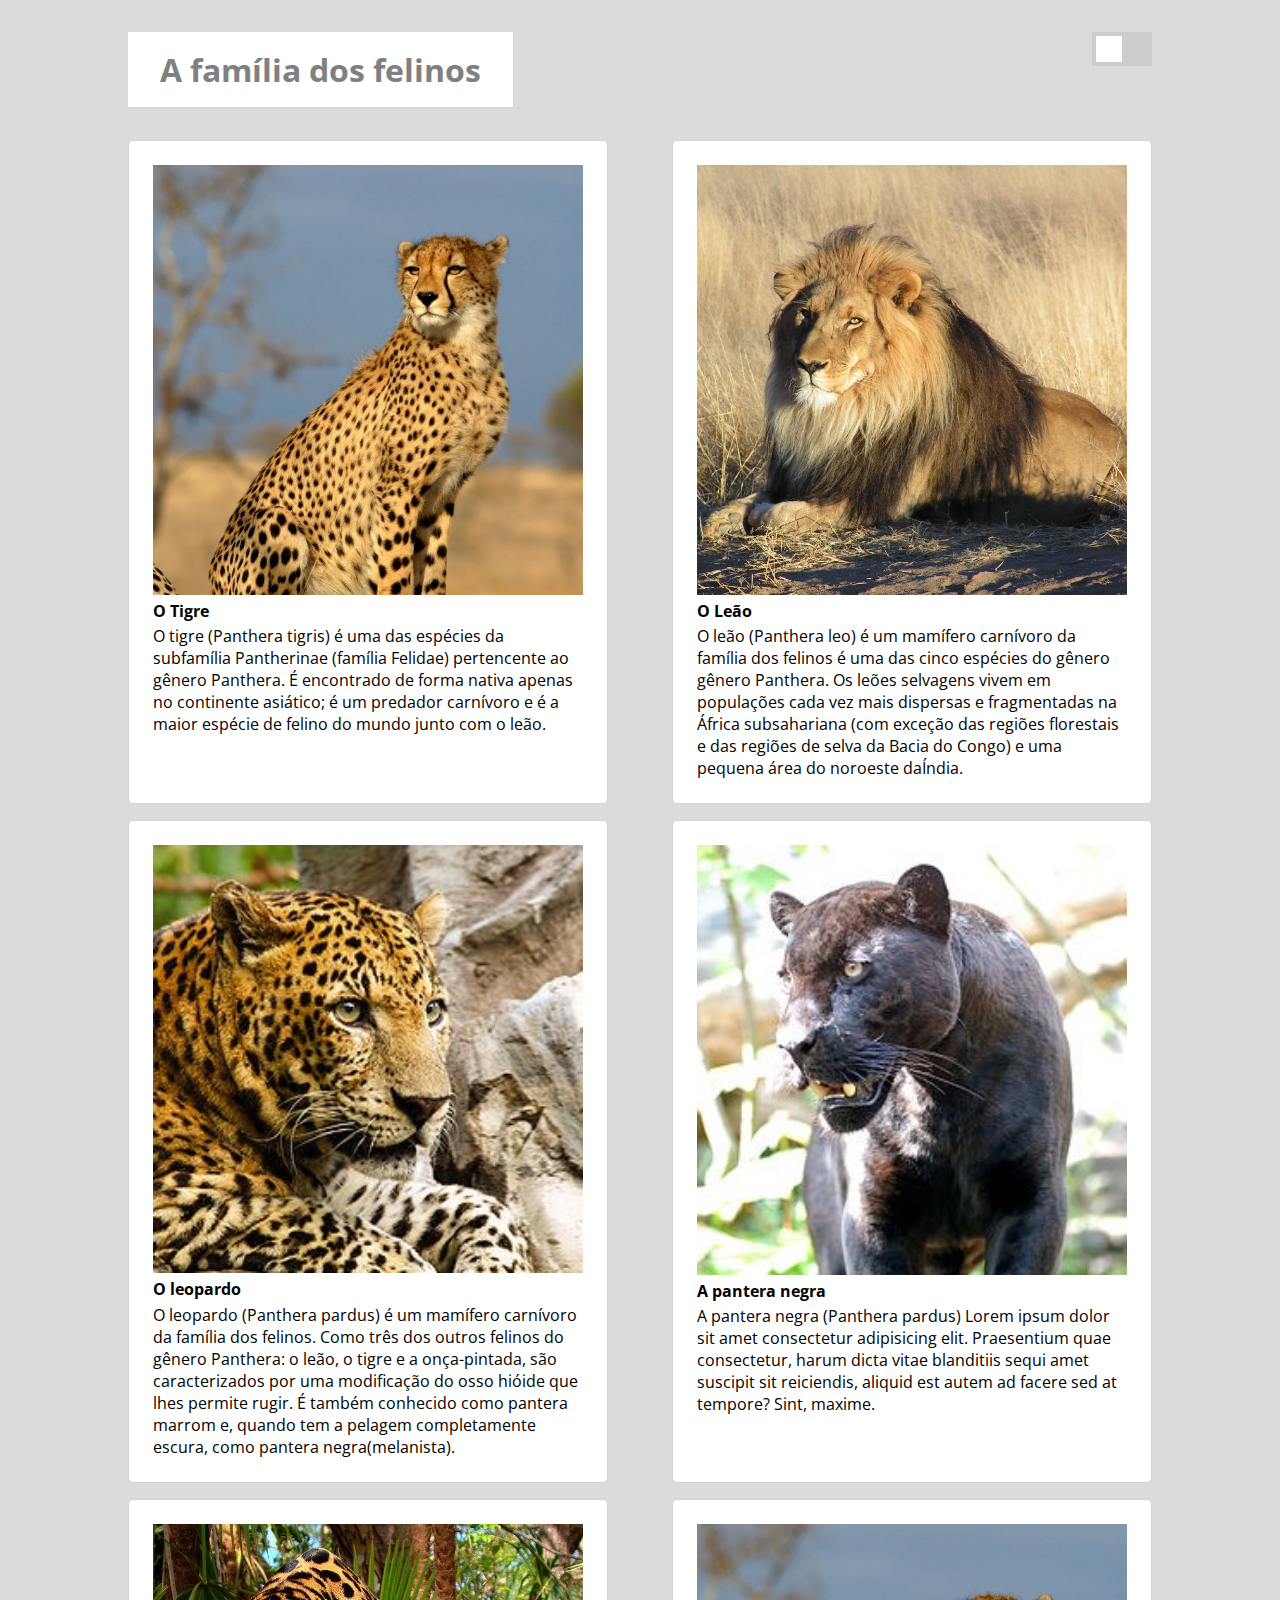
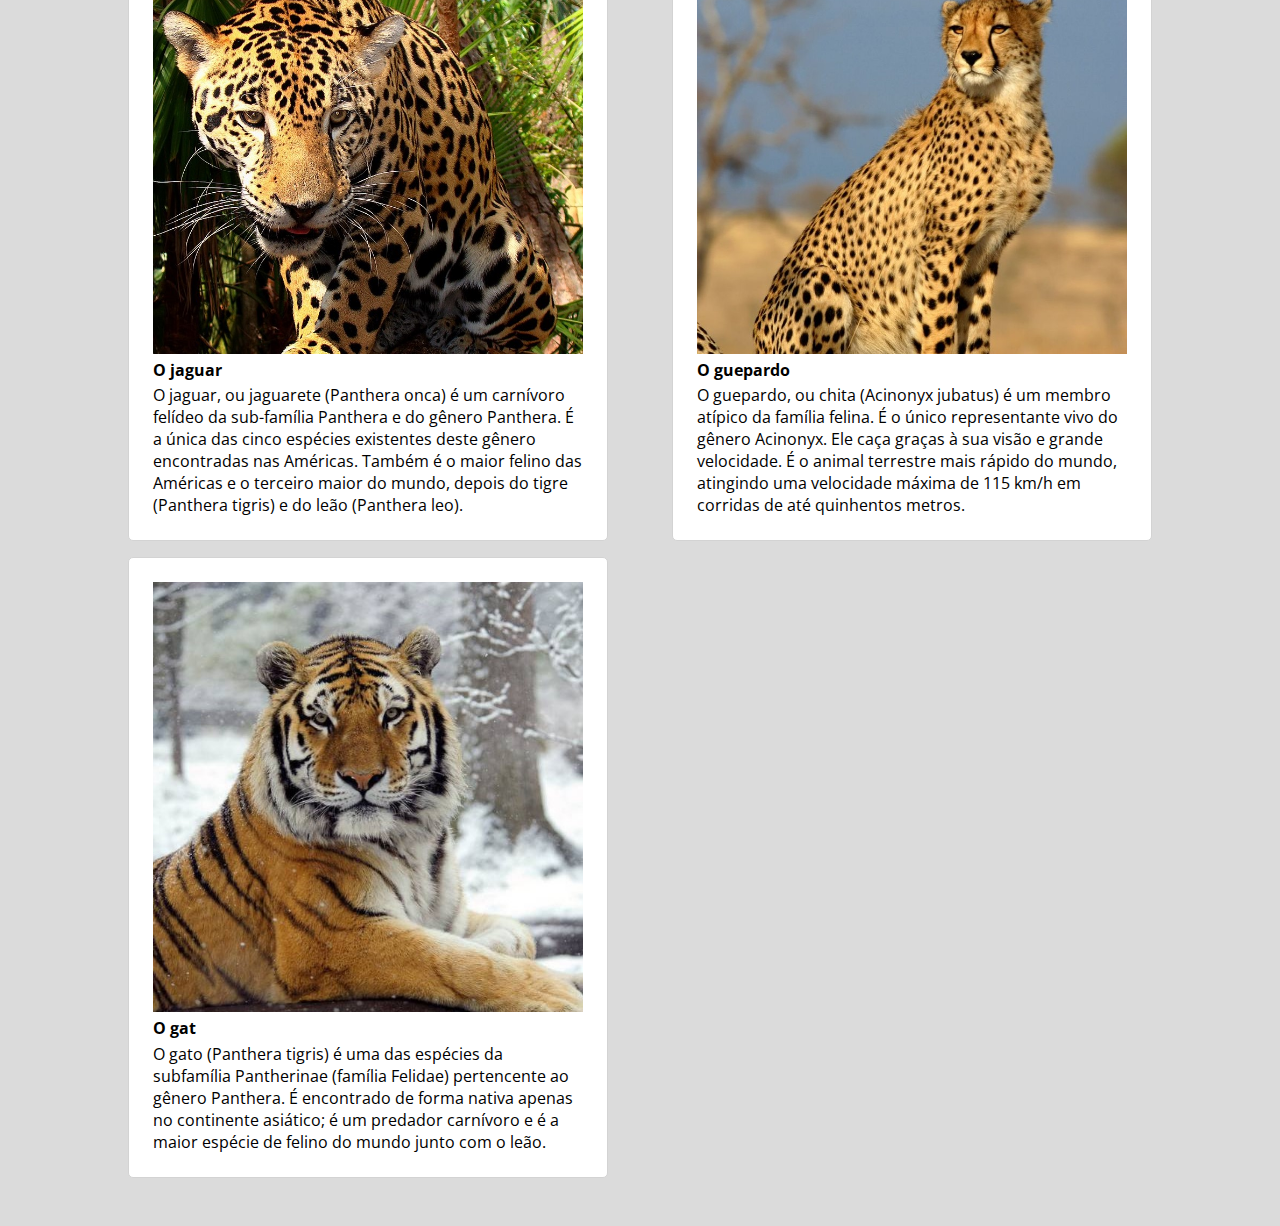
<file: aula 06/index.html>
<!DOCTYPE html>
<html lang="pt-BR">

<head>
  <meta charset="UTF-8">
  <meta http-equiv="X-UA-Compatible" content="IE=edge">
  <meta name="viewport" content="width=device-width, initial-scale=1.0">
  <link rel="stylesheet" href="styles/styles.css">
  <link rel="stylesheet" href="styles/switch.css">
  <title>Aula 5 - Modificar elementos com JS </title>
</head>

<body class="dark">

  <div class="container">
    <h1>A família dos felinos</h1>

    <!-- Exemplo de switch, retiado do W3Schools 
      -> https://www.w3schools.com/howto/howto_css_switch.asp
    -->
    <label class="switch">
      <!-- OnChnaged -> Fica obervando 'mudanças' no comportamento do input -->
      <input id="toggleSwitch" type="checkbox" onchange="alteraTema()">
      <span class="slider"></span>
    </label>

  </div>

  <div class="container">

  </div>
  <script src="scripts/posts.js"></script>
  <script src="scripts/script_mesa_aula5.js"></script>
</body>

</html>
</file>
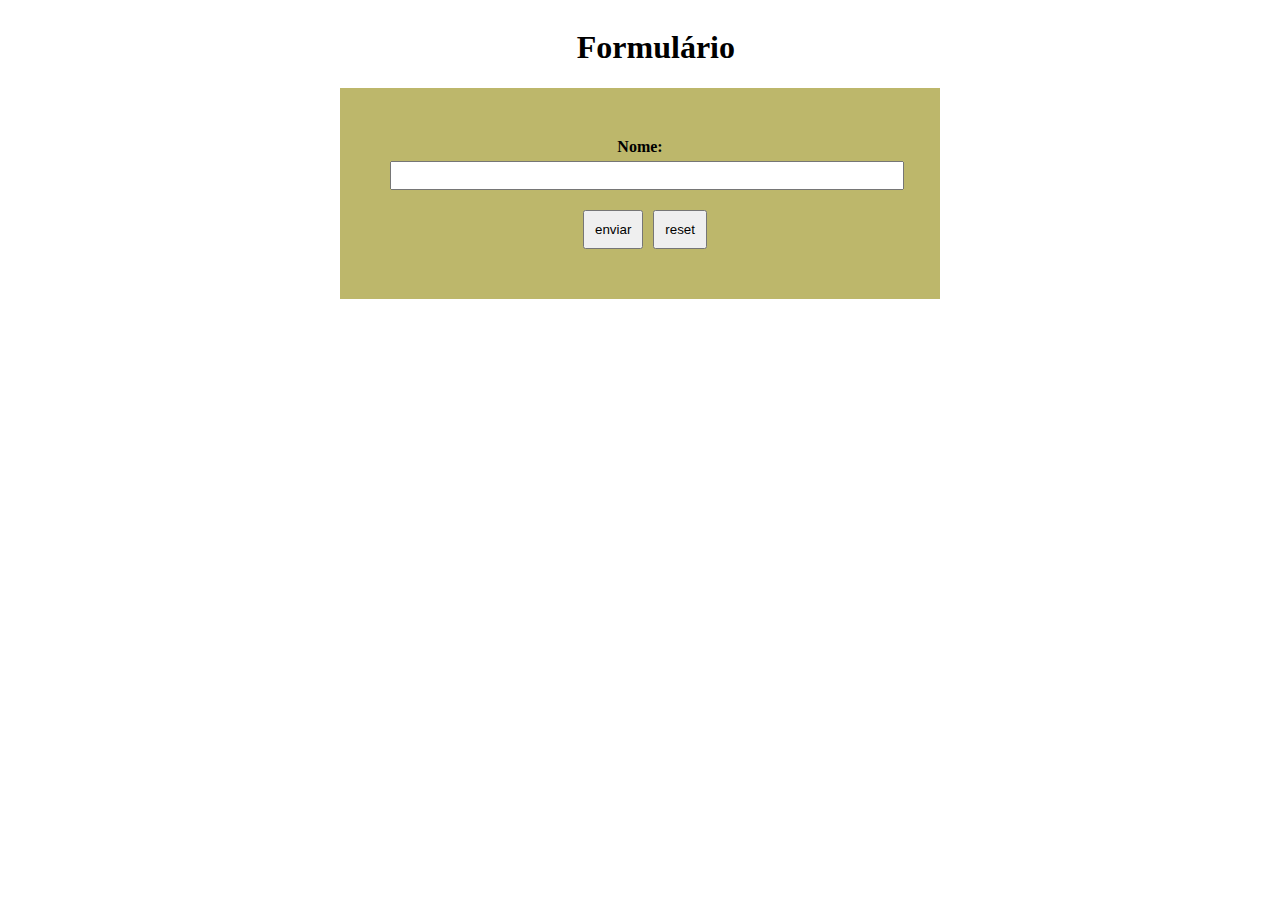
<file: Aula 8/index.html>
<!DOCTYPE html>
<html lang="en">

<head>
    <meta charset="UTF-8">
    <meta http-equiv="X-UA-Compatible" content="IE=edge">
    <meta name="viewport" content="width=device-width, initial-scale=1.0">
    <link rel="stylesheet" href="estilo.css">
    <script src="app.js" defer></script>
    <title>Aula 8</title>
</head>

<body>

    <h1>Formulário</h1>

</body>

</html>
</file>
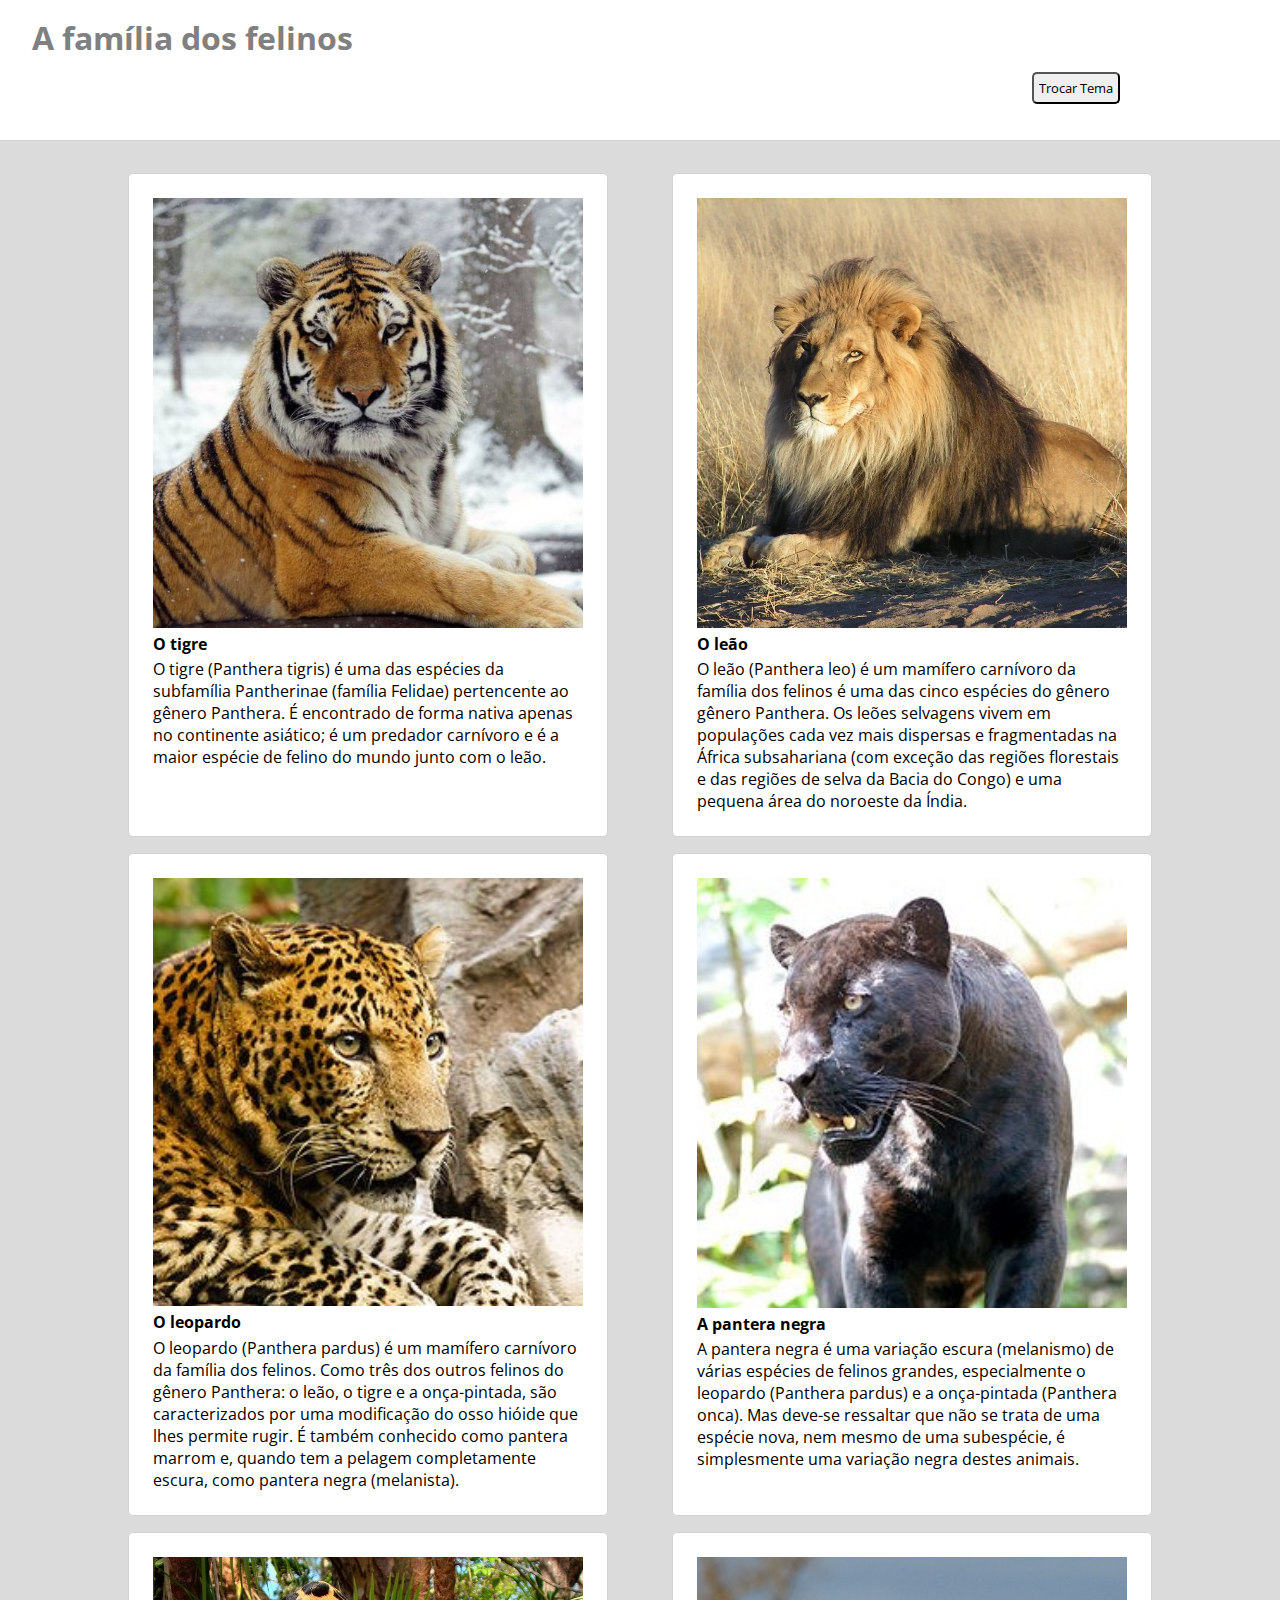
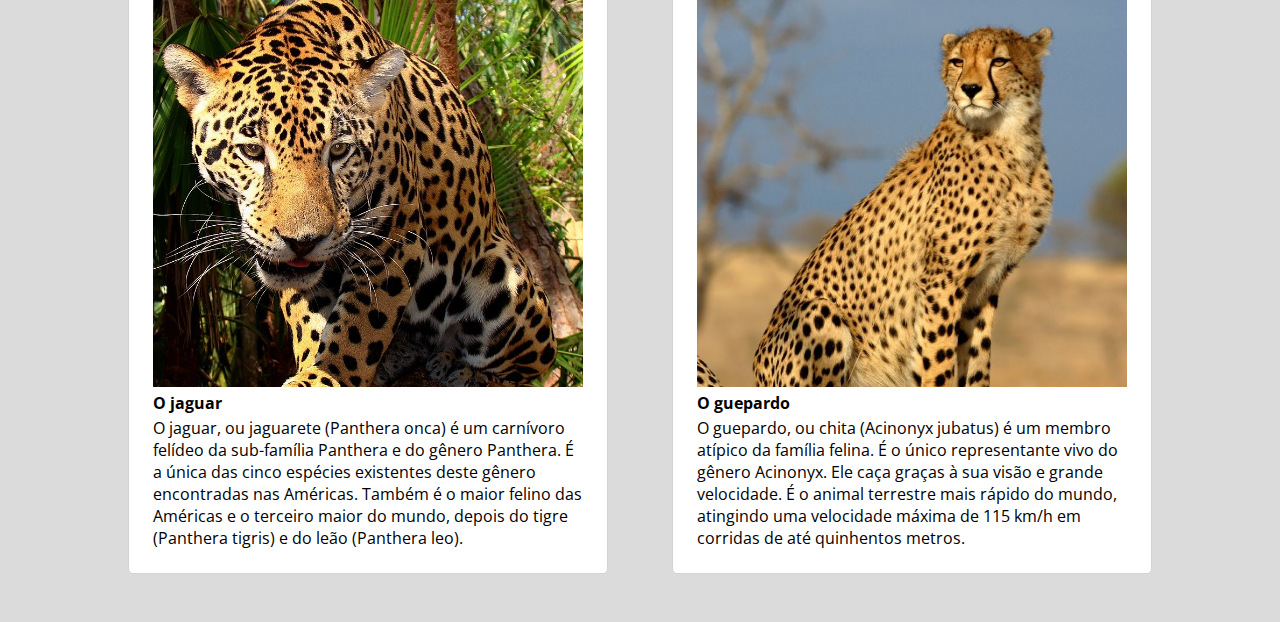
<file: Aula5_mesa_de_trabalho/index.html>
<!DOCTYPE html>
<html lang="pt-BR">

<head>
  <meta charset="UTF-8">
  <meta http-equiv="X-UA-Compatible" content="IE=edge">
  <meta name="viewport" content="width=device-width, initial-scale=1.0">
  <link rel="stylesheet" href="styles.css">
  <script src="./lightDarkMode.js" defer></script>
  <title>Aula 5 - Modificar elementos com JS </title>
</head>

<body class="light">




  <h1>A família dos felinos <button class="btn" onclick="myFunction()">Trocar Tema</button></h1>



  <div class="container">
    <div class="item">
      <img src="./imagens/tiger.jpg">
      <h2>O tigre</h2>
      <p>
        O tigre (Panthera tigris) é uma das espécies da subfamília Pantherinae (família Felidae)
        pertencente ao gênero Panthera. É encontrado de forma nativa apenas no continente asiático; é um predador
        carnívoro e
        é a maior espécie de felino do mundo junto com o leão.
      </p>
    </div>
    <div class="item">
      <img src="./imagens/leon.jpg">
      <h2>O leão</h2>
      <p>
        O leão (Panthera leo) é um mamífero carnívoro da família dos felinos é uma das cinco espécies do gênero
        gênero Panthera. Os leões selvagens vivem em populações cada vez mais dispersas e fragmentadas na África
        subsahariana
        (com exceção das regiões florestais e das regiões de selva da Bacia do Congo) e uma pequena área do noroeste da
        Índia.
      </p>
    </div>
    <div class="item">
      <img src="./imagens/leopardo.jpg">
      <h2>O leopardo</h2>
      <p>
        O leopardo (Panthera pardus) é um mamífero carnívoro da família dos felinos. Como três dos outros
        felinos do gênero Panthera: o leão, o tigre e a onça-pintada, são caracterizados por uma modificação do osso
        hióide que lhes permite rugir.
        É também conhecido como pantera marrom e, quando tem a pelagem completamente escura, como pantera negra
        (melanista).
      </p>
    </div>
    <div class="item">
      <img src="./imagens/pantera-negra.jpg">
      <h2>A pantera negra</h2>
      <p>
        A pantera negra é uma variação escura (melanismo) de várias espécies de felinos grandes, especialmente o
        leopardo (Panthera pardus) e a onça-pintada (Panthera onca).
        Mas deve-se ressaltar que não se trata de uma espécie nova, nem mesmo de uma subespécie, é simplesmente uma
        variação negra destes animais.
      </p>
    </div>
    <div class="item">
      <img src="./imagens/jaguar.jpg">
      <h2>O jaguar</h2>
      <p>
        O jaguar, ou jaguarete (Panthera onca) é um carnívoro felídeo da sub-família Panthera e do
        gênero Panthera. É a única das cinco espécies existentes deste gênero encontradas nas Américas. Também
        é o maior felino das Américas e o terceiro maior do mundo, depois do tigre (Panthera tigris) e do leão (Panthera
        leo).
      </p>
    </div>
    <div class="item">
      <img src="./imagens/chita.jpg">
      <h2>O guepardo</h2>
      <p>
        O guepardo, ou chita (Acinonyx jubatus) é um membro atípico da família felina. É o único
        representante vivo do gênero Acinonyx. Ele caça graças à sua visão e grande velocidade. É o animal terrestre
        mais rápido
        do mundo, atingindo uma velocidade máxima de 115 km/h em corridas de até quinhentos metros.
      </p>
    </div>
  </div>

</body>

</html>
</file>
<file: aula 06/styles/styles.css>
@import url('https://fonts.googleapis.com/css2?family=Open+Sans:wght@300;400&display=swap');

* {
  margin: 0;
  padding: 0;
  font-family: 'Open Sans', sans-serif;
}

body {
  background-color: rgb(219, 219, 219);
}

h1 {
  padding: .5em 1em;
  background-color: white;
  border-bottom: 1px solid lightgrey;
  color: grey;
}

.container {
  display: flex;
  flex-wrap: wrap;
  justify-content: space-between;
  width: 80%;
  margin: 2em 10%;
}

.item {
  width: 30em;
  background-color: white;
  box-sizing: border-box;
  padding: 1.5em;
  margin-bottom: 1em;
  border-radius: 5px;
  border: 1px solid lightgray;
}

.item img {
  width: 100%;
}

.item h2 {
  font-size: 1em;
  margin-bottom: .2em;
}


/* ------------------------------ Estilos para o tema escuro (Dark-Mode) ----------------------------------------------- */

/* Os seguintes estilos são os que usaremos para aplicar o modo escuro, 
você terá que modificar os seletores a fim de poder resolver o exercício. */

/* A cor de fundo da página  */
.body-dark{
  background-color: rgb(39, 39, 39);
}

/* Modificações no titulo 'A família dos felinos' */
.h1-dark{ 
  background-color: rgb(19, 19, 19);
  color: rgb(170, 170, 170);
  border-color: black;
}


/* Modificações nos items */
.items-dark{
  background-color: rgb(19, 19, 19);
  border-color: black;
}

/* Modificações nos paragrafos dos itens e nos cabeçalhos dos itens */
.items-text-dark{
  color: rgb(230, 230, 230);
}
</file>
<file: aula 06/styles/switch.css>
/* The switch - the box around the slider */
 .switch {
    position: relative;
    display: inline-block;
    width: 60px;
    height: 34px;
  }
  
  /* Hide default HTML checkbox */
  .switch input {
    opacity: 0;
    width: 0;
    height: 0;
  }
  
  /* The slider */
  .slider {
    position: absolute;
    cursor: pointer;
    top: 0;
    left: 0;
    right: 0;
    bottom: 0;
    background-color: #ccc;
    -webkit-transition: .4s;
    transition: .4s;
  }
  
  .slider:before {
    position: absolute;
    content: "";
    height: 26px;
    width: 26px;
    left: 4px;
    bottom: 4px;
    background-color: white;
    -webkit-transition: .4s;
    transition: .4s;
  }
  
  input:checked + .slider {
    background-color: rgb(19, 19, 19);
  }
  
  input:focus + .slider {
    box-shadow: 0 0 1px rgb(19, 19, 19);
  }
  
  input:checked + .slider:before {
    -webkit-transform: translateX(26px);
    -ms-transform: translateX(26px);
    transform: translateX(26px);
  }
  
  /* Rounded sliders */
  .slider.round {
    border-radius: 34px;
  }
  
  .slider.round:before {
    border-radius: 50%;
  }
</file>
<file: Aula 8/estilo.css>
input {
  width: 100%;
  display: block;
  padding: 5px;
  margin-bottom: 20px;
}

label {
  display: block;
  margin-bottom: 5px;
  font-weight: bold;
}

button {
  padding: 10px;
  margin-left: 10px;
}

h1 {
  display: inline-block;
  text-align: center;
  margin-left: 45%;
}

form {
  background-color: darkkhaki;
  width: 500px;
  padding: 50px;
  text-align: center;
  margin: 0 auto;
}

p {
  text-align: center;
  font-size: 32px;
  font-weight: bold;
}

em {
  color: red;
  font-weight: bold;
}
</file>
<file: Aula5_mesa_de_trabalho/styles.css>
@import url("https://fonts.googleapis.com/css2?family=Open+Sans:wght@300;400&display=swap");

* {
  margin: 0;
  padding: 0;
  font-family: "Open Sans", sans-serif;
}

body {
  background-color: rgb(219, 219, 219);
}

body.light {
  background-color: rgb(219, 219, 219);
}

body.dark {
  background-color: rgb(39, 39, 39);
}

h1 {
  padding: 0.5em 1em;
  background-color: white;
  border-bottom: 1px solid lightgrey;
  color: grey;
}

h1.dark {
  background-color: rgb(19, 19, 19);
  color: rgb(170, 170, 170);
  border-color: black;
}

.btn {
  margin-left: 1000px;
  margin-bottom: 20px;
  padding: 5px;
  border-radius: 5px;
}

.container {
  display: flex;
  flex-wrap: wrap;
  justify-content: space-between;
  width: 80%;
  margin: 2em 10%;
}

.item {
  width: 30em;
  background-color: white;
  box-sizing: border-box;
  padding: 1.5em;
  margin-bottom: 1em;
  border-radius: 5px;
  border: 1px solid lightgray;
}

.item img {
  width: 100%;
}

.item h2 {
  font-size: 1em;
  margin-bottom: 0.2em;
}

.item h2.dark {
  color: rgb(230, 230, 230);
}

.item p.dark {
  color: rgb(122, 122, 122);
}

.item.dark {
  background-color: rgb(19, 19, 19);
  border-color: black;
}

/* ------------------------------ Estilos para o tema escuro (Dark-Mode) ----------------------------------------------- */

/* Os seguintes estilos são os que usaremos para aplicar o modo escuro, 
você terá que modificar os seletores a fim de poder resolver o exercício. /* 

// A cor de fundo 
{
  background-color: rgb(39, 39, 39);
}

// Modificações no titulo 'A família dos felinos'
{ 
  background-color: rgb(19, 19, 19);
  color: rgb(170, 170, 170);
  border-color: black;
}


// Modificações nos items
{
  background-color: rgb(19, 19, 19);
  border-color: black;
}

// Modificações nos textos dos itens e cabeçalhos dos itens
{
  color: rgb(230, 230, 230);
}
*/
</file>
